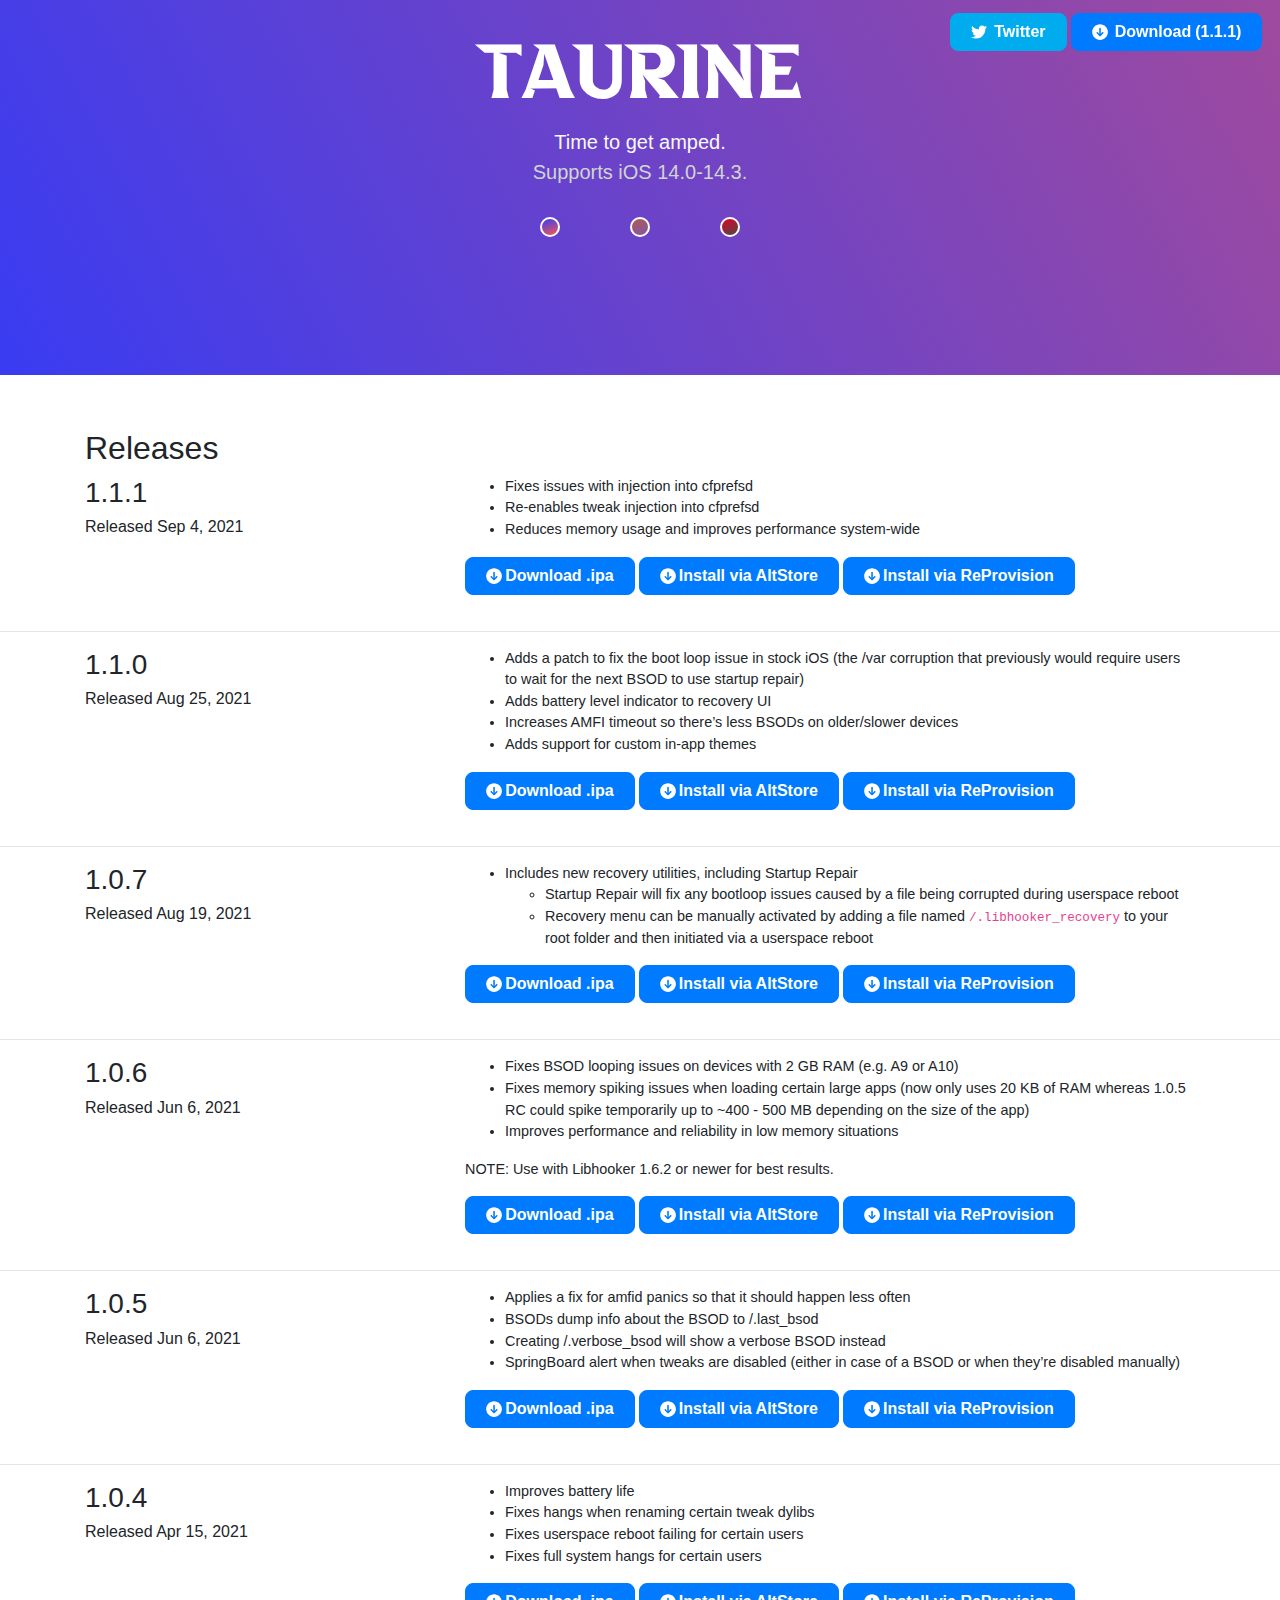
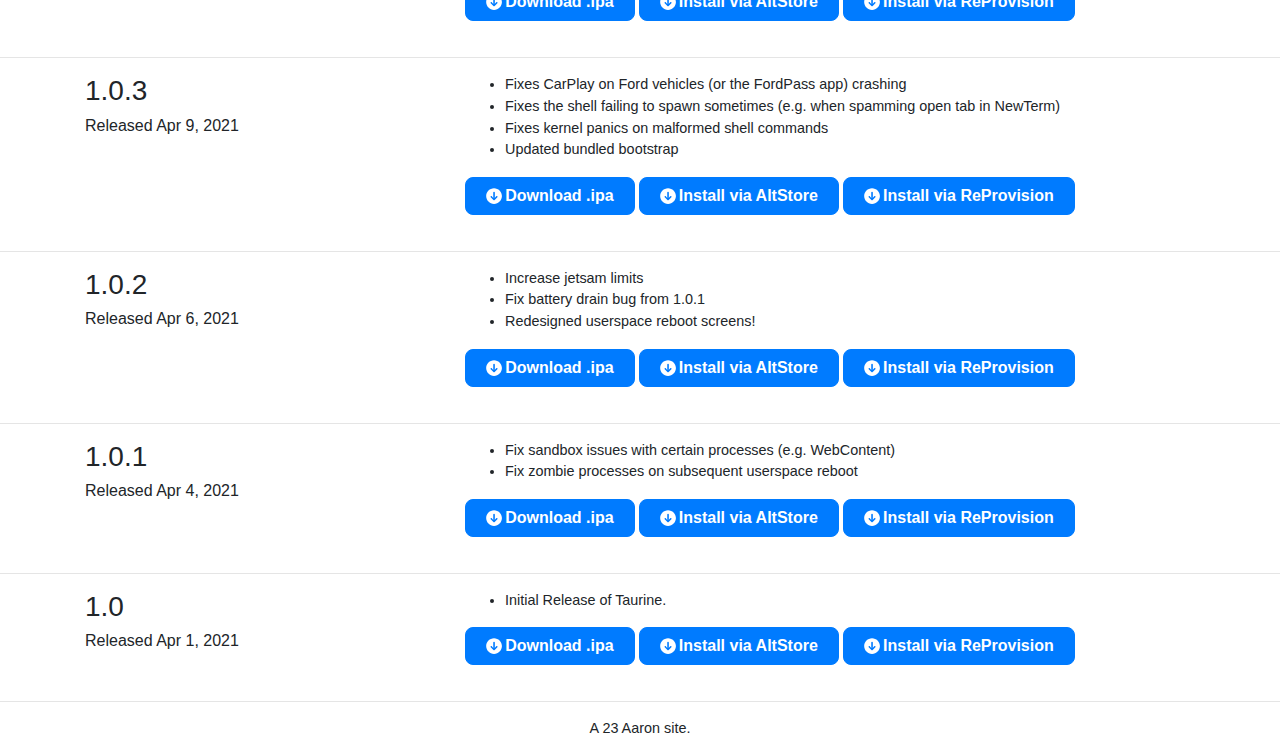
<file: taurine.app/releases/index.html>
<!DOCTYPE html>
<html lang="en" class="">
	
<!-- Mirrored from taurine.app/releases/ by HTTrack Website Copier/3.x [XR&CO'2014], Mon, 11 Oct 2021 23:03:48 GMT -->
<!-- Added by HTTrack --><meta http-equiv="content-type" content="text/html;charset=utf-8" /><!-- /Added by HTTrack -->
<head>
		<meta name="google-assets-verification" content="V91Xt8plPRa56Ej5hb6vSuOGjFA7dTmdTfQYUMaDgqU"/>
		<meta charset="UTF-8" />
		<meta http-equiv="X-UA-Compatible" content="IE=edge" />
		<meta name="viewport" content="width=device-width, initial-scale=1" />
		<title>Releases &middot; Taurine</title>

		<!-- Favicons -->
		<link rel="shortcut icon" href="../assets/images/favicon.png"/>
		<link rel="apple-touch-icon" href="../assets/images/icon.png"/>
		<link rel="icon" type="image/png" sizes="180x180" href="../assets/images/icon.png"/>
		<link rel="manifest" href="../assets/images/manifest.json" />
		<meta name="msapplication-TileColor" content="#F65656" />
		<meta name="msapplication-TileImage" content="../assets/images/icon.png"/>
		<meta name="theme-color" content="#F65656" />
		<!-- Favicons  -->

		<!-- Primary Meta Tags -->
		<title>Taurine</title>
		<meta name="title" content="Taurine" />
		<meta name="description" content="Time to get amped." />

		<!-- Open Graph / Facebook -->
		<meta property="og:type" content="webassets" />
		<meta property="og:url" content="../index.html" />
		<meta property="og:title" content="Taurine" />
		<meta property="og:description" content="Time to get amped."/>
		<meta property="og:image" content="../assets/images/meta.png" />

		<!-- Twitter -->
		<meta property="twitter:card" content="summary_large_image" />
		<meta property="twitter:url" content="../index.html" />
		<meta property="twitter:title" content="Taurine" />
		<meta property="twitter:description" content="Time to get amped."/>
		<meta property="twitter:image" content="../assets/images/meta.png"/>

		<!-- Bootstrap -->
		<script src="../../kit.fontawesome.com/3e816b0875.js" crossorigin="anonymous"></script>
		<link rel="stylesheet" href="../../cdnjs.cloudflare.com/ajax/libs/twitter-bootstrap/4.5.0/css/bootstrap.min.css" integrity="sha256-aAr2Zpq8MZ+YA/D6JtRD3xtrwpEz2IqOS+pWD/7XKIw=" crossorigin="anonymous" />
		<link rel="stylesheet" href="../assets/css/styles.css" />
		<script src="../../cdnjs.cloudflare.com/ajax/libs/jquery/3.5.1/jquery.min.js" integrity="sha256-9/aliU8dGd2tb6OSsuzixeV4y/faTqgFtohetphbbj0=" crossorigin="anonymous"></script>
		<script src="../../cdnjs.cloudflare.com/ajax/libs/jquery-cookie/1.4.1/jquery.cookie.min.js"></script>
		<script src="../../cdnjs.cloudflare.com/ajax/libs/twitter-bootstrap/4.5.0/js/bootstrap.min.js" integrity="sha512-I5TkutApDjnWuX+smLIPZNhw+LhTd8WrQhdCKsxCFRSvhFx2km8ZfEpNIhF9nq04msHhOkE8BMOBj5QE07yhMA==" crossorigin="anonymous"></script>
		<script src="../assets/js/main.js"></script> 
	</head>
	<body>
		<!-- Bootstrap Brand Bar -->
		<header class="hero-jumbo">



		<nav class="navbar navbar-light fixed-top clearbg">
			<div class="container-fluid">
				<a class="navbar-brand" href="../index.html">
					<h2>TAURINE</h2>
				</a>
				<div class="ml-autok">
					<div class="nav-downloa-section"> 
					<a href="https://twitter.com/OdysseyTeam_" class="btn btn-primary btn-download btn-twitter">
						<svg class="icon" viewBox="0 0 24 24">
							<path d="M24 4.557c-.883.392-1.832.656-2.828.775 1.017-.609 1.798-1.574 2.165-2.724-.951.564-2.005.974-3.127 1.195-.897-.957-2.178-1.555-3.594-1.555-3.179 0-5.515 2.966-4.797 6.045-4.091-.205-7.719-2.165-10.148-5.144-1.29 2.213-.669 5.108 1.523 6.574-.806-.026-1.566-.247-2.229-.616-.054 2.281 1.581 4.415 3.949 4.89-.693.188-1.452.232-2.224.084.626 1.956 2.444 3.379 4.6 3.419-2.07 1.623-4.678 2.348-7.29 2.04 2.179 1.397 4.768 2.212 7.548 2.212 9.142 0 14.307-7.721 13.995-14.646.962-.695 1.797-1.562 2.457-2.549z"/>
						</svg>
						<span class="ml-1 d-none d-md-inline"> Twitter </span>
					</a>

					<a href="../index.html#download" class="btn btn-primary btn-download">
						<svg class="icon icon-download" viewBox="0 0 81 81">
							<path d="m40.7285 80.63867c21.8262 0 39.8926-18.06637 39.8926-39.89257 0-21.7773-18.1152-39.8926-39.9414-39.8926s-39.84376 18.1153-39.84376 39.8926c0 21.8262 18.06636 39.89257 39.89256 39.89257zm0-18.26167c-1.2207 0-2.1973-.4395-3.2715-1.5137l-13.5254-13.7695c-.7324-.7813-1.0742-1.6114-1.0742-2.7344 0-2.1485 1.5625-3.7598 3.711-3.7598 1.123 0 2.1484.4883 2.7832 1.1719l4.1504 4.4433 3.5644 4.5899-.3906-9.1309v-18.5058c0-2.295 1.709-3.9063 4.0527-3.9063 2.2949 0 4.0527 1.6113 4.0527 3.9063v18.5058l-.4394 9.1309 3.6133-4.6387 4.1504-4.3945c.6836-.6836 1.6601-1.1719 2.7832-1.1719 2.1484 0 3.7597 1.6113 3.7597 3.7598 0 1.123-.4394 1.9531-1.123 2.7344l-13.5254 13.7695c-.9766 1.0254-2.002 1.5137-3.2715 1.5137z"/>
						</svg>
						
						<span class="ml-1 d-none d-md-inline">Download</span>
						<span class="ml-1 d-none d-md-inline">(1.1.1)</span>
					</a>
				</div>
				</div>
			</div>
		</nav>

		<!-- Hero Header -->

		<section id="hero-container">
	
			<div class="header-box">
				<div class="none_shall_know">

				</div>
				<h1 class="hero-text">
					<a href="../index.html">TAURINE</a>
				</h1>
			
				<p class="lead hero-subtext">Time to get amped.</p>

				<p class="lead hero-versions">Supports iOS 14.0-14.3.</p>

				<div class="styles">
					<div id="classic"></div><div id="dark"></div><div id="Meridian"></div>
				</div>
				
			</div>
		
		</section>

	</header>

<header class="releaseheader">
	<div class="container">
		<h2>Releases</h2>
	</div>
</header>
<section>
	
	<div class="section releaseblock">
	<hr>
		<div class="container">
			<div class="row">
				<div class="col-12 col-md-4">
					
					<h3>1.1.1</h3>
					<p class="h6">Released Sep 4, 2021</p>
				</div>
				<article class="col-12 col-md-8">
					<ul>
  <li>Fixes issues with injection into cfprefsd</li>
  <li>Re-enables tweak injection into cfprefsd</li>
  <li>Reduces memory usage and improves performance system-wide</li>
</ul>

					<p>
					
						<a href="https://github.com/Odyssey-Team/Taurine/releases/download/1.1.1/Taurine-1.1.1.ipa" class="btn btn-primary btn-download mb-1">
							<svg class="icon icon-download" viewBox="0 0 81 81">
								<path d="m40.7285 80.63867c21.8262 0 39.8926-18.06637 39.8926-39.89257 0-21.7773-18.1152-39.8926-39.9414-39.8926s-39.84376 18.1153-39.84376 39.8926c0 21.8262 18.06636 39.89257 39.89256 39.89257zm0-18.26167c-1.2207 0-2.1973-.4395-3.2715-1.5137l-13.5254-13.7695c-.7324-.7813-1.0742-1.6114-1.0742-2.7344 0-2.1485 1.5625-3.7598 3.711-3.7598 1.123 0 2.1484.4883 2.7832 1.1719l4.1504 4.4433 3.5644 4.5899-.3906-9.1309v-18.5058c0-2.295 1.709-3.9063 4.0527-3.9063 2.2949 0 4.0527 1.6113 4.0527 3.9063v18.5058l-.4394 9.1309 3.6133-4.6387 4.1504-4.3945c.6836-.6836 1.6601-1.1719 2.7832-1.1719 2.1484 0 3.7597 1.6113 3.7597 3.7598 0 1.123-.4394 1.9531-1.123 2.7344l-13.5254 13.7695c-.9766 1.0254-2.002 1.5137-3.2715 1.5137z"/>
							</svg>
							Download .ipa
						</a>
					
						<a href="altstore://install?url=https://github.com/Odyssey-Team/Taurine/releases/download/1.1.1/Taurine-1.1.1.ipa" class="btn btn-primary btn-download mb-1">
							<svg class="icon icon-download" viewBox="0 0 81 81">
								<path d="m40.7285 80.63867c21.8262 0 39.8926-18.06637 39.8926-39.89257 0-21.7773-18.1152-39.8926-39.9414-39.8926s-39.84376 18.1153-39.84376 39.8926c0 21.8262 18.06636 39.89257 39.89256 39.89257zm0-18.26167c-1.2207 0-2.1973-.4395-3.2715-1.5137l-13.5254-13.7695c-.7324-.7813-1.0742-1.6114-1.0742-2.7344 0-2.1485 1.5625-3.7598 3.711-3.7598 1.123 0 2.1484.4883 2.7832 1.1719l4.1504 4.4433 3.5644 4.5899-.3906-9.1309v-18.5058c0-2.295 1.709-3.9063 4.0527-3.9063 2.2949 0 4.0527 1.6113 4.0527 3.9063v18.5058l-.4394 9.1309 3.6133-4.6387 4.1504-4.3945c.6836-.6836 1.6601-1.1719 2.7832-1.1719 2.1484 0 3.7597 1.6113 3.7597 3.7598 0 1.123-.4394 1.9531-1.123 2.7344l-13.5254 13.7695c-.9766 1.0254-2.002 1.5137-3.2715 1.5137z"/>
							</svg>
							Install via AltStore
						</a>
					
						<a href="reprovision://install?url=https://github.com/Odyssey-Team/Taurine/releases/download/1.1.1/Taurine-1.1.1.ipa" class="btn btn-primary btn-download mb-1">
							<svg class="icon icon-download" viewBox="0 0 81 81">
								<path d="m40.7285 80.63867c21.8262 0 39.8926-18.06637 39.8926-39.89257 0-21.7773-18.1152-39.8926-39.9414-39.8926s-39.84376 18.1153-39.84376 39.8926c0 21.8262 18.06636 39.89257 39.89256 39.89257zm0-18.26167c-1.2207 0-2.1973-.4395-3.2715-1.5137l-13.5254-13.7695c-.7324-.7813-1.0742-1.6114-1.0742-2.7344 0-2.1485 1.5625-3.7598 3.711-3.7598 1.123 0 2.1484.4883 2.7832 1.1719l4.1504 4.4433 3.5644 4.5899-.3906-9.1309v-18.5058c0-2.295 1.709-3.9063 4.0527-3.9063 2.2949 0 4.0527 1.6113 4.0527 3.9063v18.5058l-.4394 9.1309 3.6133-4.6387 4.1504-4.3945c.6836-.6836 1.6601-1.1719 2.7832-1.1719 2.1484 0 3.7597 1.6113 3.7597 3.7598 0 1.123-.4394 1.9531-1.123 2.7344l-13.5254 13.7695c-.9766 1.0254-2.002 1.5137-3.2715 1.5137z"/>
							</svg>
							Install via ReProvision
						</a>
					
					</p>
				</article>
			</div>
		</div>
	</div>
	
	<div class="section releaseblock">
	<hr>
		<div class="container">
			<div class="row">
				<div class="col-12 col-md-4">
					
					<h3>1.1.0</h3>
					<p class="h6">Released Aug 25, 2021</p>
				</div>
				<article class="col-12 col-md-8">
					<ul>
  <li>Adds a patch to fix the boot loop issue in stock iOS (the /var corruption that previously would require users to wait for the next BSOD to use startup repair)</li>
  <li>Adds battery level indicator to recovery UI</li>
  <li>Increases AMFI timeout so there’s less BSODs on older/slower devices</li>
  <li>Adds support for custom in-app themes</li>
</ul>

					<p>
					
						<a href="https://github.com/Odyssey-Team/Taurine/releases/download/1.1.0/Taurine-1.1.0.ipa" class="btn btn-primary btn-download mb-1">
							<svg class="icon icon-download" viewBox="0 0 81 81">
								<path d="m40.7285 80.63867c21.8262 0 39.8926-18.06637 39.8926-39.89257 0-21.7773-18.1152-39.8926-39.9414-39.8926s-39.84376 18.1153-39.84376 39.8926c0 21.8262 18.06636 39.89257 39.89256 39.89257zm0-18.26167c-1.2207 0-2.1973-.4395-3.2715-1.5137l-13.5254-13.7695c-.7324-.7813-1.0742-1.6114-1.0742-2.7344 0-2.1485 1.5625-3.7598 3.711-3.7598 1.123 0 2.1484.4883 2.7832 1.1719l4.1504 4.4433 3.5644 4.5899-.3906-9.1309v-18.5058c0-2.295 1.709-3.9063 4.0527-3.9063 2.2949 0 4.0527 1.6113 4.0527 3.9063v18.5058l-.4394 9.1309 3.6133-4.6387 4.1504-4.3945c.6836-.6836 1.6601-1.1719 2.7832-1.1719 2.1484 0 3.7597 1.6113 3.7597 3.7598 0 1.123-.4394 1.9531-1.123 2.7344l-13.5254 13.7695c-.9766 1.0254-2.002 1.5137-3.2715 1.5137z"/>
							</svg>
							Download .ipa
						</a>
					
						<a href="altstore://install?url=https://github.com/Odyssey-Team/Taurine/releases/download/1.1.0/Taurine-1.1.0.ipa" class="btn btn-primary btn-download mb-1">
							<svg class="icon icon-download" viewBox="0 0 81 81">
								<path d="m40.7285 80.63867c21.8262 0 39.8926-18.06637 39.8926-39.89257 0-21.7773-18.1152-39.8926-39.9414-39.8926s-39.84376 18.1153-39.84376 39.8926c0 21.8262 18.06636 39.89257 39.89256 39.89257zm0-18.26167c-1.2207 0-2.1973-.4395-3.2715-1.5137l-13.5254-13.7695c-.7324-.7813-1.0742-1.6114-1.0742-2.7344 0-2.1485 1.5625-3.7598 3.711-3.7598 1.123 0 2.1484.4883 2.7832 1.1719l4.1504 4.4433 3.5644 4.5899-.3906-9.1309v-18.5058c0-2.295 1.709-3.9063 4.0527-3.9063 2.2949 0 4.0527 1.6113 4.0527 3.9063v18.5058l-.4394 9.1309 3.6133-4.6387 4.1504-4.3945c.6836-.6836 1.6601-1.1719 2.7832-1.1719 2.1484 0 3.7597 1.6113 3.7597 3.7598 0 1.123-.4394 1.9531-1.123 2.7344l-13.5254 13.7695c-.9766 1.0254-2.002 1.5137-3.2715 1.5137z"/>
							</svg>
							Install via AltStore
						</a>
					
						<a href="reprovision://install?url=https://github.com/Odyssey-Team/Taurine/releases/download/1.1.0/Taurine-1.1.0.ipa" class="btn btn-primary btn-download mb-1">
							<svg class="icon icon-download" viewBox="0 0 81 81">
								<path d="m40.7285 80.63867c21.8262 0 39.8926-18.06637 39.8926-39.89257 0-21.7773-18.1152-39.8926-39.9414-39.8926s-39.84376 18.1153-39.84376 39.8926c0 21.8262 18.06636 39.89257 39.89256 39.89257zm0-18.26167c-1.2207 0-2.1973-.4395-3.2715-1.5137l-13.5254-13.7695c-.7324-.7813-1.0742-1.6114-1.0742-2.7344 0-2.1485 1.5625-3.7598 3.711-3.7598 1.123 0 2.1484.4883 2.7832 1.1719l4.1504 4.4433 3.5644 4.5899-.3906-9.1309v-18.5058c0-2.295 1.709-3.9063 4.0527-3.9063 2.2949 0 4.0527 1.6113 4.0527 3.9063v18.5058l-.4394 9.1309 3.6133-4.6387 4.1504-4.3945c.6836-.6836 1.6601-1.1719 2.7832-1.1719 2.1484 0 3.7597 1.6113 3.7597 3.7598 0 1.123-.4394 1.9531-1.123 2.7344l-13.5254 13.7695c-.9766 1.0254-2.002 1.5137-3.2715 1.5137z"/>
							</svg>
							Install via ReProvision
						</a>
					
					</p>
				</article>
			</div>
		</div>
	</div>
	
	<div class="section releaseblock">
	<hr>
		<div class="container">
			<div class="row">
				<div class="col-12 col-md-4">
					
					<h3>1.0.7</h3>
					<p class="h6">Released Aug 19, 2021</p>
				</div>
				<article class="col-12 col-md-8">
					<ul>
  <li>Includes new recovery utilities, including Startup Repair
    <ul>
      <li>Startup Repair will fix any bootloop issues caused by a file being corrupted during userspace reboot</li>
      <li>Recovery menu can be manually activated by adding a file named <code class="language-plaintext highlighter-rouge">/.libhooker_recovery</code> to your root folder and then initiated via a userspace reboot</li>
    </ul>
  </li>
</ul>

					<p>
					
						<a href="https://github.com/Odyssey-Team/Taurine/releases/download/1.0.7/Taurine-1.0.7.ipa" class="btn btn-primary btn-download mb-1">
							<svg class="icon icon-download" viewBox="0 0 81 81">
								<path d="m40.7285 80.63867c21.8262 0 39.8926-18.06637 39.8926-39.89257 0-21.7773-18.1152-39.8926-39.9414-39.8926s-39.84376 18.1153-39.84376 39.8926c0 21.8262 18.06636 39.89257 39.89256 39.89257zm0-18.26167c-1.2207 0-2.1973-.4395-3.2715-1.5137l-13.5254-13.7695c-.7324-.7813-1.0742-1.6114-1.0742-2.7344 0-2.1485 1.5625-3.7598 3.711-3.7598 1.123 0 2.1484.4883 2.7832 1.1719l4.1504 4.4433 3.5644 4.5899-.3906-9.1309v-18.5058c0-2.295 1.709-3.9063 4.0527-3.9063 2.2949 0 4.0527 1.6113 4.0527 3.9063v18.5058l-.4394 9.1309 3.6133-4.6387 4.1504-4.3945c.6836-.6836 1.6601-1.1719 2.7832-1.1719 2.1484 0 3.7597 1.6113 3.7597 3.7598 0 1.123-.4394 1.9531-1.123 2.7344l-13.5254 13.7695c-.9766 1.0254-2.002 1.5137-3.2715 1.5137z"/>
							</svg>
							Download .ipa
						</a>
					
						<a href="altstore://install?url=https://github.com/Odyssey-Team/Taurine/releases/download/1.0.7/Taurine-1.0.7.ipa" class="btn btn-primary btn-download mb-1">
							<svg class="icon icon-download" viewBox="0 0 81 81">
								<path d="m40.7285 80.63867c21.8262 0 39.8926-18.06637 39.8926-39.89257 0-21.7773-18.1152-39.8926-39.9414-39.8926s-39.84376 18.1153-39.84376 39.8926c0 21.8262 18.06636 39.89257 39.89256 39.89257zm0-18.26167c-1.2207 0-2.1973-.4395-3.2715-1.5137l-13.5254-13.7695c-.7324-.7813-1.0742-1.6114-1.0742-2.7344 0-2.1485 1.5625-3.7598 3.711-3.7598 1.123 0 2.1484.4883 2.7832 1.1719l4.1504 4.4433 3.5644 4.5899-.3906-9.1309v-18.5058c0-2.295 1.709-3.9063 4.0527-3.9063 2.2949 0 4.0527 1.6113 4.0527 3.9063v18.5058l-.4394 9.1309 3.6133-4.6387 4.1504-4.3945c.6836-.6836 1.6601-1.1719 2.7832-1.1719 2.1484 0 3.7597 1.6113 3.7597 3.7598 0 1.123-.4394 1.9531-1.123 2.7344l-13.5254 13.7695c-.9766 1.0254-2.002 1.5137-3.2715 1.5137z"/>
							</svg>
							Install via AltStore
						</a>
					
						<a href="reprovision://install?url=https://github.com/Odyssey-Team/Taurine/releases/download/1.0.7/Taurine-1.0.7.ipa" class="btn btn-primary btn-download mb-1">
							<svg class="icon icon-download" viewBox="0 0 81 81">
								<path d="m40.7285 80.63867c21.8262 0 39.8926-18.06637 39.8926-39.89257 0-21.7773-18.1152-39.8926-39.9414-39.8926s-39.84376 18.1153-39.84376 39.8926c0 21.8262 18.06636 39.89257 39.89256 39.89257zm0-18.26167c-1.2207 0-2.1973-.4395-3.2715-1.5137l-13.5254-13.7695c-.7324-.7813-1.0742-1.6114-1.0742-2.7344 0-2.1485 1.5625-3.7598 3.711-3.7598 1.123 0 2.1484.4883 2.7832 1.1719l4.1504 4.4433 3.5644 4.5899-.3906-9.1309v-18.5058c0-2.295 1.709-3.9063 4.0527-3.9063 2.2949 0 4.0527 1.6113 4.0527 3.9063v18.5058l-.4394 9.1309 3.6133-4.6387 4.1504-4.3945c.6836-.6836 1.6601-1.1719 2.7832-1.1719 2.1484 0 3.7597 1.6113 3.7597 3.7598 0 1.123-.4394 1.9531-1.123 2.7344l-13.5254 13.7695c-.9766 1.0254-2.002 1.5137-3.2715 1.5137z"/>
							</svg>
							Install via ReProvision
						</a>
					
					</p>
				</article>
			</div>
		</div>
	</div>
	
	<div class="section releaseblock">
	<hr>
		<div class="container">
			<div class="row">
				<div class="col-12 col-md-4">
					
					<h3>1.0.6</h3>
					<p class="h6">Released Jun 6, 2021</p>
				</div>
				<article class="col-12 col-md-8">
					<ul>
  <li>Fixes BSOD looping issues on devices with 2 GB RAM (e.g. A9 or A10)</li>
  <li>Fixes memory spiking issues when loading certain large apps (now only uses 20 KB of RAM whereas 1.0.5 RC could spike temporarily up to ~400 - 500 MB depending on the size of the app)</li>
  <li>Improves performance and reliability in low memory situations</li>
</ul>

<p>NOTE: Use with Libhooker 1.6.2 or newer for best results.</p>

					<p>
					
						<a href="https://github.com/Odyssey-Team/Taurine/releases/download/1.0.6/Taurine-1.0.6.ipa" class="btn btn-primary btn-download mb-1">
							<svg class="icon icon-download" viewBox="0 0 81 81">
								<path d="m40.7285 80.63867c21.8262 0 39.8926-18.06637 39.8926-39.89257 0-21.7773-18.1152-39.8926-39.9414-39.8926s-39.84376 18.1153-39.84376 39.8926c0 21.8262 18.06636 39.89257 39.89256 39.89257zm0-18.26167c-1.2207 0-2.1973-.4395-3.2715-1.5137l-13.5254-13.7695c-.7324-.7813-1.0742-1.6114-1.0742-2.7344 0-2.1485 1.5625-3.7598 3.711-3.7598 1.123 0 2.1484.4883 2.7832 1.1719l4.1504 4.4433 3.5644 4.5899-.3906-9.1309v-18.5058c0-2.295 1.709-3.9063 4.0527-3.9063 2.2949 0 4.0527 1.6113 4.0527 3.9063v18.5058l-.4394 9.1309 3.6133-4.6387 4.1504-4.3945c.6836-.6836 1.6601-1.1719 2.7832-1.1719 2.1484 0 3.7597 1.6113 3.7597 3.7598 0 1.123-.4394 1.9531-1.123 2.7344l-13.5254 13.7695c-.9766 1.0254-2.002 1.5137-3.2715 1.5137z"/>
							</svg>
							Download .ipa
						</a>
					
						<a href="altstore://install?url=https://github.com/Odyssey-Team/Taurine/releases/download/1.0.6/Taurine-1.0.6.ipa" class="btn btn-primary btn-download mb-1">
							<svg class="icon icon-download" viewBox="0 0 81 81">
								<path d="m40.7285 80.63867c21.8262 0 39.8926-18.06637 39.8926-39.89257 0-21.7773-18.1152-39.8926-39.9414-39.8926s-39.84376 18.1153-39.84376 39.8926c0 21.8262 18.06636 39.89257 39.89256 39.89257zm0-18.26167c-1.2207 0-2.1973-.4395-3.2715-1.5137l-13.5254-13.7695c-.7324-.7813-1.0742-1.6114-1.0742-2.7344 0-2.1485 1.5625-3.7598 3.711-3.7598 1.123 0 2.1484.4883 2.7832 1.1719l4.1504 4.4433 3.5644 4.5899-.3906-9.1309v-18.5058c0-2.295 1.709-3.9063 4.0527-3.9063 2.2949 0 4.0527 1.6113 4.0527 3.9063v18.5058l-.4394 9.1309 3.6133-4.6387 4.1504-4.3945c.6836-.6836 1.6601-1.1719 2.7832-1.1719 2.1484 0 3.7597 1.6113 3.7597 3.7598 0 1.123-.4394 1.9531-1.123 2.7344l-13.5254 13.7695c-.9766 1.0254-2.002 1.5137-3.2715 1.5137z"/>
							</svg>
							Install via AltStore
						</a>
					
						<a href="reprovision://install?url=https://github.com/Odyssey-Team/Taurine/releases/download/1.0.6/Taurine-1.0.6.ipa" class="btn btn-primary btn-download mb-1">
							<svg class="icon icon-download" viewBox="0 0 81 81">
								<path d="m40.7285 80.63867c21.8262 0 39.8926-18.06637 39.8926-39.89257 0-21.7773-18.1152-39.8926-39.9414-39.8926s-39.84376 18.1153-39.84376 39.8926c0 21.8262 18.06636 39.89257 39.89256 39.89257zm0-18.26167c-1.2207 0-2.1973-.4395-3.2715-1.5137l-13.5254-13.7695c-.7324-.7813-1.0742-1.6114-1.0742-2.7344 0-2.1485 1.5625-3.7598 3.711-3.7598 1.123 0 2.1484.4883 2.7832 1.1719l4.1504 4.4433 3.5644 4.5899-.3906-9.1309v-18.5058c0-2.295 1.709-3.9063 4.0527-3.9063 2.2949 0 4.0527 1.6113 4.0527 3.9063v18.5058l-.4394 9.1309 3.6133-4.6387 4.1504-4.3945c.6836-.6836 1.6601-1.1719 2.7832-1.1719 2.1484 0 3.7597 1.6113 3.7597 3.7598 0 1.123-.4394 1.9531-1.123 2.7344l-13.5254 13.7695c-.9766 1.0254-2.002 1.5137-3.2715 1.5137z"/>
							</svg>
							Install via ReProvision
						</a>
					
					</p>
				</article>
			</div>
		</div>
	</div>
	
	<div class="section releaseblock">
	<hr>
		<div class="container">
			<div class="row">
				<div class="col-12 col-md-4">
					
					<h3>1.0.5</h3>
					<p class="h6">Released Jun 6, 2021</p>
				</div>
				<article class="col-12 col-md-8">
					<ul>
  <li>Applies a fix for amfid panics so that it should happen less often</li>
  <li>BSODs dump info about the BSOD to /.last_bsod</li>
  <li>Creating /.verbose_bsod will show a verbose BSOD instead</li>
  <li>SpringBoard alert when tweaks are disabled (either in case of a BSOD or when they’re disabled manually)</li>
</ul>

					<p>
					
						<a href="https://github.com/Odyssey-Team/Taurine/releases/download/1.0.5/Taurine-1.0.5.ipa" class="btn btn-primary btn-download mb-1">
							<svg class="icon icon-download" viewBox="0 0 81 81">
								<path d="m40.7285 80.63867c21.8262 0 39.8926-18.06637 39.8926-39.89257 0-21.7773-18.1152-39.8926-39.9414-39.8926s-39.84376 18.1153-39.84376 39.8926c0 21.8262 18.06636 39.89257 39.89256 39.89257zm0-18.26167c-1.2207 0-2.1973-.4395-3.2715-1.5137l-13.5254-13.7695c-.7324-.7813-1.0742-1.6114-1.0742-2.7344 0-2.1485 1.5625-3.7598 3.711-3.7598 1.123 0 2.1484.4883 2.7832 1.1719l4.1504 4.4433 3.5644 4.5899-.3906-9.1309v-18.5058c0-2.295 1.709-3.9063 4.0527-3.9063 2.2949 0 4.0527 1.6113 4.0527 3.9063v18.5058l-.4394 9.1309 3.6133-4.6387 4.1504-4.3945c.6836-.6836 1.6601-1.1719 2.7832-1.1719 2.1484 0 3.7597 1.6113 3.7597 3.7598 0 1.123-.4394 1.9531-1.123 2.7344l-13.5254 13.7695c-.9766 1.0254-2.002 1.5137-3.2715 1.5137z"/>
							</svg>
							Download .ipa
						</a>
					
						<a href="altstore://install?url=https://github.com/Odyssey-Team/Taurine/releases/download/1.0.5/Taurine-1.0.5.ipa" class="btn btn-primary btn-download mb-1">
							<svg class="icon icon-download" viewBox="0 0 81 81">
								<path d="m40.7285 80.63867c21.8262 0 39.8926-18.06637 39.8926-39.89257 0-21.7773-18.1152-39.8926-39.9414-39.8926s-39.84376 18.1153-39.84376 39.8926c0 21.8262 18.06636 39.89257 39.89256 39.89257zm0-18.26167c-1.2207 0-2.1973-.4395-3.2715-1.5137l-13.5254-13.7695c-.7324-.7813-1.0742-1.6114-1.0742-2.7344 0-2.1485 1.5625-3.7598 3.711-3.7598 1.123 0 2.1484.4883 2.7832 1.1719l4.1504 4.4433 3.5644 4.5899-.3906-9.1309v-18.5058c0-2.295 1.709-3.9063 4.0527-3.9063 2.2949 0 4.0527 1.6113 4.0527 3.9063v18.5058l-.4394 9.1309 3.6133-4.6387 4.1504-4.3945c.6836-.6836 1.6601-1.1719 2.7832-1.1719 2.1484 0 3.7597 1.6113 3.7597 3.7598 0 1.123-.4394 1.9531-1.123 2.7344l-13.5254 13.7695c-.9766 1.0254-2.002 1.5137-3.2715 1.5137z"/>
							</svg>
							Install via AltStore
						</a>
					
						<a href="reprovision://install?url=https://github.com/Odyssey-Team/Taurine/releases/download/1.0.5/Taurine-1.0.5.ipa" class="btn btn-primary btn-download mb-1">
							<svg class="icon icon-download" viewBox="0 0 81 81">
								<path d="m40.7285 80.63867c21.8262 0 39.8926-18.06637 39.8926-39.89257 0-21.7773-18.1152-39.8926-39.9414-39.8926s-39.84376 18.1153-39.84376 39.8926c0 21.8262 18.06636 39.89257 39.89256 39.89257zm0-18.26167c-1.2207 0-2.1973-.4395-3.2715-1.5137l-13.5254-13.7695c-.7324-.7813-1.0742-1.6114-1.0742-2.7344 0-2.1485 1.5625-3.7598 3.711-3.7598 1.123 0 2.1484.4883 2.7832 1.1719l4.1504 4.4433 3.5644 4.5899-.3906-9.1309v-18.5058c0-2.295 1.709-3.9063 4.0527-3.9063 2.2949 0 4.0527 1.6113 4.0527 3.9063v18.5058l-.4394 9.1309 3.6133-4.6387 4.1504-4.3945c.6836-.6836 1.6601-1.1719 2.7832-1.1719 2.1484 0 3.7597 1.6113 3.7597 3.7598 0 1.123-.4394 1.9531-1.123 2.7344l-13.5254 13.7695c-.9766 1.0254-2.002 1.5137-3.2715 1.5137z"/>
							</svg>
							Install via ReProvision
						</a>
					
					</p>
				</article>
			</div>
		</div>
	</div>
	
	<div class="section releaseblock">
	<hr>
		<div class="container">
			<div class="row">
				<div class="col-12 col-md-4">
					
					<h3>1.0.4</h3>
					<p class="h6">Released Apr 15, 2021</p>
				</div>
				<article class="col-12 col-md-8">
					<ul>
  <li>Improves battery life</li>
  <li>Fixes hangs when renaming certain tweak dylibs</li>
  <li>Fixes userspace reboot failing for certain users</li>
  <li>Fixes full system hangs for certain users</li>
</ul>

					<p>
					
						<a href="https://github.com/Odyssey-Team/Taurine/releases/download/1.0.4/Taurine-1.0.4.ipa" class="btn btn-primary btn-download mb-1">
							<svg class="icon icon-download" viewBox="0 0 81 81">
								<path d="m40.7285 80.63867c21.8262 0 39.8926-18.06637 39.8926-39.89257 0-21.7773-18.1152-39.8926-39.9414-39.8926s-39.84376 18.1153-39.84376 39.8926c0 21.8262 18.06636 39.89257 39.89256 39.89257zm0-18.26167c-1.2207 0-2.1973-.4395-3.2715-1.5137l-13.5254-13.7695c-.7324-.7813-1.0742-1.6114-1.0742-2.7344 0-2.1485 1.5625-3.7598 3.711-3.7598 1.123 0 2.1484.4883 2.7832 1.1719l4.1504 4.4433 3.5644 4.5899-.3906-9.1309v-18.5058c0-2.295 1.709-3.9063 4.0527-3.9063 2.2949 0 4.0527 1.6113 4.0527 3.9063v18.5058l-.4394 9.1309 3.6133-4.6387 4.1504-4.3945c.6836-.6836 1.6601-1.1719 2.7832-1.1719 2.1484 0 3.7597 1.6113 3.7597 3.7598 0 1.123-.4394 1.9531-1.123 2.7344l-13.5254 13.7695c-.9766 1.0254-2.002 1.5137-3.2715 1.5137z"/>
							</svg>
							Download .ipa
						</a>
					
						<a href="altstore://install?url=https://github.com/Odyssey-Team/Taurine/releases/download/1.0.4/Taurine-1.0.4.ipa" class="btn btn-primary btn-download mb-1">
							<svg class="icon icon-download" viewBox="0 0 81 81">
								<path d="m40.7285 80.63867c21.8262 0 39.8926-18.06637 39.8926-39.89257 0-21.7773-18.1152-39.8926-39.9414-39.8926s-39.84376 18.1153-39.84376 39.8926c0 21.8262 18.06636 39.89257 39.89256 39.89257zm0-18.26167c-1.2207 0-2.1973-.4395-3.2715-1.5137l-13.5254-13.7695c-.7324-.7813-1.0742-1.6114-1.0742-2.7344 0-2.1485 1.5625-3.7598 3.711-3.7598 1.123 0 2.1484.4883 2.7832 1.1719l4.1504 4.4433 3.5644 4.5899-.3906-9.1309v-18.5058c0-2.295 1.709-3.9063 4.0527-3.9063 2.2949 0 4.0527 1.6113 4.0527 3.9063v18.5058l-.4394 9.1309 3.6133-4.6387 4.1504-4.3945c.6836-.6836 1.6601-1.1719 2.7832-1.1719 2.1484 0 3.7597 1.6113 3.7597 3.7598 0 1.123-.4394 1.9531-1.123 2.7344l-13.5254 13.7695c-.9766 1.0254-2.002 1.5137-3.2715 1.5137z"/>
							</svg>
							Install via AltStore
						</a>
					
						<a href="reprovision://install?url=https://github.com/Odyssey-Team/Taurine/releases/download/1.0.4/Taurine-1.0.4.ipa" class="btn btn-primary btn-download mb-1">
							<svg class="icon icon-download" viewBox="0 0 81 81">
								<path d="m40.7285 80.63867c21.8262 0 39.8926-18.06637 39.8926-39.89257 0-21.7773-18.1152-39.8926-39.9414-39.8926s-39.84376 18.1153-39.84376 39.8926c0 21.8262 18.06636 39.89257 39.89256 39.89257zm0-18.26167c-1.2207 0-2.1973-.4395-3.2715-1.5137l-13.5254-13.7695c-.7324-.7813-1.0742-1.6114-1.0742-2.7344 0-2.1485 1.5625-3.7598 3.711-3.7598 1.123 0 2.1484.4883 2.7832 1.1719l4.1504 4.4433 3.5644 4.5899-.3906-9.1309v-18.5058c0-2.295 1.709-3.9063 4.0527-3.9063 2.2949 0 4.0527 1.6113 4.0527 3.9063v18.5058l-.4394 9.1309 3.6133-4.6387 4.1504-4.3945c.6836-.6836 1.6601-1.1719 2.7832-1.1719 2.1484 0 3.7597 1.6113 3.7597 3.7598 0 1.123-.4394 1.9531-1.123 2.7344l-13.5254 13.7695c-.9766 1.0254-2.002 1.5137-3.2715 1.5137z"/>
							</svg>
							Install via ReProvision
						</a>
					
					</p>
				</article>
			</div>
		</div>
	</div>
	
	<div class="section releaseblock">
	<hr>
		<div class="container">
			<div class="row">
				<div class="col-12 col-md-4">
					
					<h3>1.0.3</h3>
					<p class="h6">Released Apr 9, 2021</p>
				</div>
				<article class="col-12 col-md-8">
					<ul>
  <li>Fixes CarPlay on Ford vehicles (or the FordPass app) crashing</li>
  <li>Fixes the shell failing to spawn sometimes (e.g. when spamming open tab in NewTerm)</li>
  <li>Fixes kernel panics on malformed shell commands</li>
  <li>Updated bundled bootstrap</li>
</ul>

					<p>
					
						<a href="https://github.com/Odyssey-Team/Taurine/releases/download/1.0.3/Taurine-1.0.3.ipa" class="btn btn-primary btn-download mb-1">
							<svg class="icon icon-download" viewBox="0 0 81 81">
								<path d="m40.7285 80.63867c21.8262 0 39.8926-18.06637 39.8926-39.89257 0-21.7773-18.1152-39.8926-39.9414-39.8926s-39.84376 18.1153-39.84376 39.8926c0 21.8262 18.06636 39.89257 39.89256 39.89257zm0-18.26167c-1.2207 0-2.1973-.4395-3.2715-1.5137l-13.5254-13.7695c-.7324-.7813-1.0742-1.6114-1.0742-2.7344 0-2.1485 1.5625-3.7598 3.711-3.7598 1.123 0 2.1484.4883 2.7832 1.1719l4.1504 4.4433 3.5644 4.5899-.3906-9.1309v-18.5058c0-2.295 1.709-3.9063 4.0527-3.9063 2.2949 0 4.0527 1.6113 4.0527 3.9063v18.5058l-.4394 9.1309 3.6133-4.6387 4.1504-4.3945c.6836-.6836 1.6601-1.1719 2.7832-1.1719 2.1484 0 3.7597 1.6113 3.7597 3.7598 0 1.123-.4394 1.9531-1.123 2.7344l-13.5254 13.7695c-.9766 1.0254-2.002 1.5137-3.2715 1.5137z"/>
							</svg>
							Download .ipa
						</a>
					
						<a href="altstore://install?url=https://github.com/Odyssey-Team/Taurine/releases/download/1.0.3/Taurine-1.0.3.ipa" class="btn btn-primary btn-download mb-1">
							<svg class="icon icon-download" viewBox="0 0 81 81">
								<path d="m40.7285 80.63867c21.8262 0 39.8926-18.06637 39.8926-39.89257 0-21.7773-18.1152-39.8926-39.9414-39.8926s-39.84376 18.1153-39.84376 39.8926c0 21.8262 18.06636 39.89257 39.89256 39.89257zm0-18.26167c-1.2207 0-2.1973-.4395-3.2715-1.5137l-13.5254-13.7695c-.7324-.7813-1.0742-1.6114-1.0742-2.7344 0-2.1485 1.5625-3.7598 3.711-3.7598 1.123 0 2.1484.4883 2.7832 1.1719l4.1504 4.4433 3.5644 4.5899-.3906-9.1309v-18.5058c0-2.295 1.709-3.9063 4.0527-3.9063 2.2949 0 4.0527 1.6113 4.0527 3.9063v18.5058l-.4394 9.1309 3.6133-4.6387 4.1504-4.3945c.6836-.6836 1.6601-1.1719 2.7832-1.1719 2.1484 0 3.7597 1.6113 3.7597 3.7598 0 1.123-.4394 1.9531-1.123 2.7344l-13.5254 13.7695c-.9766 1.0254-2.002 1.5137-3.2715 1.5137z"/>
							</svg>
							Install via AltStore
						</a>
					
						<a href="reprovision://install?url=https://github.com/Odyssey-Team/Taurine/releases/download/1.0.3/Taurine-1.0.3.ipa" class="btn btn-primary btn-download mb-1">
							<svg class="icon icon-download" viewBox="0 0 81 81">
								<path d="m40.7285 80.63867c21.8262 0 39.8926-18.06637 39.8926-39.89257 0-21.7773-18.1152-39.8926-39.9414-39.8926s-39.84376 18.1153-39.84376 39.8926c0 21.8262 18.06636 39.89257 39.89256 39.89257zm0-18.26167c-1.2207 0-2.1973-.4395-3.2715-1.5137l-13.5254-13.7695c-.7324-.7813-1.0742-1.6114-1.0742-2.7344 0-2.1485 1.5625-3.7598 3.711-3.7598 1.123 0 2.1484.4883 2.7832 1.1719l4.1504 4.4433 3.5644 4.5899-.3906-9.1309v-18.5058c0-2.295 1.709-3.9063 4.0527-3.9063 2.2949 0 4.0527 1.6113 4.0527 3.9063v18.5058l-.4394 9.1309 3.6133-4.6387 4.1504-4.3945c.6836-.6836 1.6601-1.1719 2.7832-1.1719 2.1484 0 3.7597 1.6113 3.7597 3.7598 0 1.123-.4394 1.9531-1.123 2.7344l-13.5254 13.7695c-.9766 1.0254-2.002 1.5137-3.2715 1.5137z"/>
							</svg>
							Install via ReProvision
						</a>
					
					</p>
				</article>
			</div>
		</div>
	</div>
	
	<div class="section releaseblock">
	<hr>
		<div class="container">
			<div class="row">
				<div class="col-12 col-md-4">
					
					<h3>1.0.2</h3>
					<p class="h6">Released Apr 6, 2021</p>
				</div>
				<article class="col-12 col-md-8">
					<ul>
  <li>Increase jetsam limits</li>
  <li>Fix battery drain bug from 1.0.1</li>
  <li>Redesigned userspace reboot screens!</li>
</ul>

					<p>
					
						<a href="https://github.com/Odyssey-Team/Taurine/releases/download/1.0.2/Taurine-1.0.2.ipa" class="btn btn-primary btn-download mb-1">
							<svg class="icon icon-download" viewBox="0 0 81 81">
								<path d="m40.7285 80.63867c21.8262 0 39.8926-18.06637 39.8926-39.89257 0-21.7773-18.1152-39.8926-39.9414-39.8926s-39.84376 18.1153-39.84376 39.8926c0 21.8262 18.06636 39.89257 39.89256 39.89257zm0-18.26167c-1.2207 0-2.1973-.4395-3.2715-1.5137l-13.5254-13.7695c-.7324-.7813-1.0742-1.6114-1.0742-2.7344 0-2.1485 1.5625-3.7598 3.711-3.7598 1.123 0 2.1484.4883 2.7832 1.1719l4.1504 4.4433 3.5644 4.5899-.3906-9.1309v-18.5058c0-2.295 1.709-3.9063 4.0527-3.9063 2.2949 0 4.0527 1.6113 4.0527 3.9063v18.5058l-.4394 9.1309 3.6133-4.6387 4.1504-4.3945c.6836-.6836 1.6601-1.1719 2.7832-1.1719 2.1484 0 3.7597 1.6113 3.7597 3.7598 0 1.123-.4394 1.9531-1.123 2.7344l-13.5254 13.7695c-.9766 1.0254-2.002 1.5137-3.2715 1.5137z"/>
							</svg>
							Download .ipa
						</a>
					
						<a href="altstore://install?url=https://github.com/Odyssey-Team/Taurine/releases/download/1.0.2/Taurine-1.0.2.ipa" class="btn btn-primary btn-download mb-1">
							<svg class="icon icon-download" viewBox="0 0 81 81">
								<path d="m40.7285 80.63867c21.8262 0 39.8926-18.06637 39.8926-39.89257 0-21.7773-18.1152-39.8926-39.9414-39.8926s-39.84376 18.1153-39.84376 39.8926c0 21.8262 18.06636 39.89257 39.89256 39.89257zm0-18.26167c-1.2207 0-2.1973-.4395-3.2715-1.5137l-13.5254-13.7695c-.7324-.7813-1.0742-1.6114-1.0742-2.7344 0-2.1485 1.5625-3.7598 3.711-3.7598 1.123 0 2.1484.4883 2.7832 1.1719l4.1504 4.4433 3.5644 4.5899-.3906-9.1309v-18.5058c0-2.295 1.709-3.9063 4.0527-3.9063 2.2949 0 4.0527 1.6113 4.0527 3.9063v18.5058l-.4394 9.1309 3.6133-4.6387 4.1504-4.3945c.6836-.6836 1.6601-1.1719 2.7832-1.1719 2.1484 0 3.7597 1.6113 3.7597 3.7598 0 1.123-.4394 1.9531-1.123 2.7344l-13.5254 13.7695c-.9766 1.0254-2.002 1.5137-3.2715 1.5137z"/>
							</svg>
							Install via AltStore
						</a>
					
						<a href="reprovision://install?url=https://github.com/Odyssey-Team/Taurine/releases/download/1.0.2/Taurine-1.0.2.ipa" class="btn btn-primary btn-download mb-1">
							<svg class="icon icon-download" viewBox="0 0 81 81">
								<path d="m40.7285 80.63867c21.8262 0 39.8926-18.06637 39.8926-39.89257 0-21.7773-18.1152-39.8926-39.9414-39.8926s-39.84376 18.1153-39.84376 39.8926c0 21.8262 18.06636 39.89257 39.89256 39.89257zm0-18.26167c-1.2207 0-2.1973-.4395-3.2715-1.5137l-13.5254-13.7695c-.7324-.7813-1.0742-1.6114-1.0742-2.7344 0-2.1485 1.5625-3.7598 3.711-3.7598 1.123 0 2.1484.4883 2.7832 1.1719l4.1504 4.4433 3.5644 4.5899-.3906-9.1309v-18.5058c0-2.295 1.709-3.9063 4.0527-3.9063 2.2949 0 4.0527 1.6113 4.0527 3.9063v18.5058l-.4394 9.1309 3.6133-4.6387 4.1504-4.3945c.6836-.6836 1.6601-1.1719 2.7832-1.1719 2.1484 0 3.7597 1.6113 3.7597 3.7598 0 1.123-.4394 1.9531-1.123 2.7344l-13.5254 13.7695c-.9766 1.0254-2.002 1.5137-3.2715 1.5137z"/>
							</svg>
							Install via ReProvision
						</a>
					
					</p>
				</article>
			</div>
		</div>
	</div>
	
	<div class="section releaseblock">
	<hr>
		<div class="container">
			<div class="row">
				<div class="col-12 col-md-4">
					
					<h3>1.0.1</h3>
					<p class="h6">Released Apr 4, 2021</p>
				</div>
				<article class="col-12 col-md-8">
					<ul>
  <li>Fix sandbox issues with certain processes (e.g. WebContent)</li>
  <li>Fix zombie processes on subsequent userspace reboot</li>
</ul>

					<p>
					
						<a href="https://github.com/Odyssey-Team/Taurine/releases/download/1.0.1/Taurine-1.0.1.ipa" class="btn btn-primary btn-download mb-1">
							<svg class="icon icon-download" viewBox="0 0 81 81">
								<path d="m40.7285 80.63867c21.8262 0 39.8926-18.06637 39.8926-39.89257 0-21.7773-18.1152-39.8926-39.9414-39.8926s-39.84376 18.1153-39.84376 39.8926c0 21.8262 18.06636 39.89257 39.89256 39.89257zm0-18.26167c-1.2207 0-2.1973-.4395-3.2715-1.5137l-13.5254-13.7695c-.7324-.7813-1.0742-1.6114-1.0742-2.7344 0-2.1485 1.5625-3.7598 3.711-3.7598 1.123 0 2.1484.4883 2.7832 1.1719l4.1504 4.4433 3.5644 4.5899-.3906-9.1309v-18.5058c0-2.295 1.709-3.9063 4.0527-3.9063 2.2949 0 4.0527 1.6113 4.0527 3.9063v18.5058l-.4394 9.1309 3.6133-4.6387 4.1504-4.3945c.6836-.6836 1.6601-1.1719 2.7832-1.1719 2.1484 0 3.7597 1.6113 3.7597 3.7598 0 1.123-.4394 1.9531-1.123 2.7344l-13.5254 13.7695c-.9766 1.0254-2.002 1.5137-3.2715 1.5137z"/>
							</svg>
							Download .ipa
						</a>
					
						<a href="altstore://install?url=https://github.com/Odyssey-Team/Taurine/releases/download/1.0.1/Taurine-1.0.1.ipa" class="btn btn-primary btn-download mb-1">
							<svg class="icon icon-download" viewBox="0 0 81 81">
								<path d="m40.7285 80.63867c21.8262 0 39.8926-18.06637 39.8926-39.89257 0-21.7773-18.1152-39.8926-39.9414-39.8926s-39.84376 18.1153-39.84376 39.8926c0 21.8262 18.06636 39.89257 39.89256 39.89257zm0-18.26167c-1.2207 0-2.1973-.4395-3.2715-1.5137l-13.5254-13.7695c-.7324-.7813-1.0742-1.6114-1.0742-2.7344 0-2.1485 1.5625-3.7598 3.711-3.7598 1.123 0 2.1484.4883 2.7832 1.1719l4.1504 4.4433 3.5644 4.5899-.3906-9.1309v-18.5058c0-2.295 1.709-3.9063 4.0527-3.9063 2.2949 0 4.0527 1.6113 4.0527 3.9063v18.5058l-.4394 9.1309 3.6133-4.6387 4.1504-4.3945c.6836-.6836 1.6601-1.1719 2.7832-1.1719 2.1484 0 3.7597 1.6113 3.7597 3.7598 0 1.123-.4394 1.9531-1.123 2.7344l-13.5254 13.7695c-.9766 1.0254-2.002 1.5137-3.2715 1.5137z"/>
							</svg>
							Install via AltStore
						</a>
					
						<a href="reprovision://install?url=https://github.com/Odyssey-Team/Taurine/releases/download/1.0.1/Taurine-1.0.1.ipa" class="btn btn-primary btn-download mb-1">
							<svg class="icon icon-download" viewBox="0 0 81 81">
								<path d="m40.7285 80.63867c21.8262 0 39.8926-18.06637 39.8926-39.89257 0-21.7773-18.1152-39.8926-39.9414-39.8926s-39.84376 18.1153-39.84376 39.8926c0 21.8262 18.06636 39.89257 39.89256 39.89257zm0-18.26167c-1.2207 0-2.1973-.4395-3.2715-1.5137l-13.5254-13.7695c-.7324-.7813-1.0742-1.6114-1.0742-2.7344 0-2.1485 1.5625-3.7598 3.711-3.7598 1.123 0 2.1484.4883 2.7832 1.1719l4.1504 4.4433 3.5644 4.5899-.3906-9.1309v-18.5058c0-2.295 1.709-3.9063 4.0527-3.9063 2.2949 0 4.0527 1.6113 4.0527 3.9063v18.5058l-.4394 9.1309 3.6133-4.6387 4.1504-4.3945c.6836-.6836 1.6601-1.1719 2.7832-1.1719 2.1484 0 3.7597 1.6113 3.7597 3.7598 0 1.123-.4394 1.9531-1.123 2.7344l-13.5254 13.7695c-.9766 1.0254-2.002 1.5137-3.2715 1.5137z"/>
							</svg>
							Install via ReProvision
						</a>
					
					</p>
				</article>
			</div>
		</div>
	</div>
	
	<div class="section releaseblock">
	<hr>
		<div class="container">
			<div class="row">
				<div class="col-12 col-md-4">
					
					<h3>1.0</h3>
					<p class="h6">Released Apr 1, 2021</p>
				</div>
				<article class="col-12 col-md-8">
					<ul>
  <li>Initial Release of Taurine.</li>
</ul>

					<p>
					
						<a href="https://github.com/Odyssey-Team/Taurine/releases/download/1.0/Taurine-1.0.ipa" class="btn btn-primary btn-download mb-1">
							<svg class="icon icon-download" viewBox="0 0 81 81">
								<path d="m40.7285 80.63867c21.8262 0 39.8926-18.06637 39.8926-39.89257 0-21.7773-18.1152-39.8926-39.9414-39.8926s-39.84376 18.1153-39.84376 39.8926c0 21.8262 18.06636 39.89257 39.89256 39.89257zm0-18.26167c-1.2207 0-2.1973-.4395-3.2715-1.5137l-13.5254-13.7695c-.7324-.7813-1.0742-1.6114-1.0742-2.7344 0-2.1485 1.5625-3.7598 3.711-3.7598 1.123 0 2.1484.4883 2.7832 1.1719l4.1504 4.4433 3.5644 4.5899-.3906-9.1309v-18.5058c0-2.295 1.709-3.9063 4.0527-3.9063 2.2949 0 4.0527 1.6113 4.0527 3.9063v18.5058l-.4394 9.1309 3.6133-4.6387 4.1504-4.3945c.6836-.6836 1.6601-1.1719 2.7832-1.1719 2.1484 0 3.7597 1.6113 3.7597 3.7598 0 1.123-.4394 1.9531-1.123 2.7344l-13.5254 13.7695c-.9766 1.0254-2.002 1.5137-3.2715 1.5137z"/>
							</svg>
							Download .ipa
						</a>
					
						<a href="altstore://install?url=https://github.com/Odyssey-Team/Taurine/releases/download/1.0/Taurine-1.0.ipa" class="btn btn-primary btn-download mb-1">
							<svg class="icon icon-download" viewBox="0 0 81 81">
								<path d="m40.7285 80.63867c21.8262 0 39.8926-18.06637 39.8926-39.89257 0-21.7773-18.1152-39.8926-39.9414-39.8926s-39.84376 18.1153-39.84376 39.8926c0 21.8262 18.06636 39.89257 39.89256 39.89257zm0-18.26167c-1.2207 0-2.1973-.4395-3.2715-1.5137l-13.5254-13.7695c-.7324-.7813-1.0742-1.6114-1.0742-2.7344 0-2.1485 1.5625-3.7598 3.711-3.7598 1.123 0 2.1484.4883 2.7832 1.1719l4.1504 4.4433 3.5644 4.5899-.3906-9.1309v-18.5058c0-2.295 1.709-3.9063 4.0527-3.9063 2.2949 0 4.0527 1.6113 4.0527 3.9063v18.5058l-.4394 9.1309 3.6133-4.6387 4.1504-4.3945c.6836-.6836 1.6601-1.1719 2.7832-1.1719 2.1484 0 3.7597 1.6113 3.7597 3.7598 0 1.123-.4394 1.9531-1.123 2.7344l-13.5254 13.7695c-.9766 1.0254-2.002 1.5137-3.2715 1.5137z"/>
							</svg>
							Install via AltStore
						</a>
					
						<a href="reprovision://install?url=https://github.com/Odyssey-Team/Taurine/releases/download/1.0/Taurine-1.0.ipa" class="btn btn-primary btn-download mb-1">
							<svg class="icon icon-download" viewBox="0 0 81 81">
								<path d="m40.7285 80.63867c21.8262 0 39.8926-18.06637 39.8926-39.89257 0-21.7773-18.1152-39.8926-39.9414-39.8926s-39.84376 18.1153-39.84376 39.8926c0 21.8262 18.06636 39.89257 39.89256 39.89257zm0-18.26167c-1.2207 0-2.1973-.4395-3.2715-1.5137l-13.5254-13.7695c-.7324-.7813-1.0742-1.6114-1.0742-2.7344 0-2.1485 1.5625-3.7598 3.711-3.7598 1.123 0 2.1484.4883 2.7832 1.1719l4.1504 4.4433 3.5644 4.5899-.3906-9.1309v-18.5058c0-2.295 1.709-3.9063 4.0527-3.9063 2.2949 0 4.0527 1.6113 4.0527 3.9063v18.5058l-.4394 9.1309 3.6133-4.6387 4.1504-4.3945c.6836-.6836 1.6601-1.1719 2.7832-1.1719 2.1484 0 3.7597 1.6113 3.7597 3.7598 0 1.123-.4394 1.9531-1.123 2.7344l-13.5254 13.7695c-.9766 1.0254-2.002 1.5137-3.2715 1.5137z"/>
							</svg>
							Install via ReProvision
						</a>
					
					</p>
				</article>
			</div>
		</div>
	</div>
	
	<p class="mt-4 d-block d-md-none small">
		<a href="index.html">Older Releases</a>
	</p>
</section>


		<hr>
		<footer class="text-center">
			<div class="container">
				<div class="row">
					<div class="col-12">
						<p>A 23 Aaron site.</p>
					</div>
				</div>
			</div>
		</footer>
	</body>

<!-- Mirrored from taurine.app/releases/ by HTTrack Website Copier/3.x [XR&CO'2014], Mon, 11 Oct 2021 23:03:48 GMT -->
</html>
</file>
<file: taurine.app/assets/css/styles.css>
@font-face {
	font-family: Empire;
	font-display: block;
	src: url(../../fonts/empire-logofont.woff2);
}

body {
	
	font-size: 90%;
}

.container-fluid{
	margin-left : 0px!important;
	margin-right: 0.1rem!important;
	padding-left: 0!important;
	padding-right: 0!important;
	
}

@keyframes slideInFromBottom {
	0% {
	  transform: translate3d(0,150px,0);
	  opacity: 0;
	}
	100% {
	  transform:translateZ(0);
	  opacity: 1;
	}
  }

  @keyframes expandin {
	0% {
		width: 20vw;
		opacity: 0;
		transform: translateY(-20);
	}
	100% {
		width: 30vw;
		opacity: 1;
		transform: translateY(-37vh);
	}
  }

  
@keyframes slideInFromBottom {
	0% {
	  transform: translate3d(0,150px,0);
	  opacity: 0;
	}
	100% {
	  transform:translateZ(0);
	  opacity: 1;
	}
  }

  @keyframes expandinmob {
	0% {
		width: 30vw;
		opacity: 0;
		transform: translateY(-20vh);
	}
	100% {
		width: 80vw;
		opacity: 1;
		transform: translateY(-50vh);
	}
  }

  
#hero-container{
	animation: .6s ease-in-out 0s 1 slideInFromBottom;
	transition-timing-function: ease;
}

#hero-container > div{
	margin-top: -10vh;
}

.home #hero-container {
	margin-bottom: 20vh;
}

.icon {
	display: inline-block;
	position: relative;
	width: 1em;
	height: 1em;
	fill: currentColor;
	vertical-align: text-top;
}
.nav-downloa-section{

	
}

.releaseheader{
	margin-top: 6vh;
}

.releaseblock:nth-of-type(1) hr{
	display: none;
}
.styles{
	display: flex;
	justify-content: space-between;
	max-width:200px;
    margin: 30px auto;

}
.styles > * {
	width: 20px;
	height: 20px;

	border: white solid 2px;
	cursor: pointer;
	border-radius: 50%;
}

#classic{
	background: linear-gradient(340deg, #F65656, #393CF2);
}

.header-box {

	position: relative;
}
#dark{
	background: linear-gradient(340deg, #8454a8, #98587d,#af5c4c);
}

#Meridian{
	background: linear-gradient(340deg, #534548, #da0628);
}
.twittericon i {
	font-size: 1.5em;
	cursor: pointer;
}
.iphonemcokup{
transition: all;
	animation: .6s ease-in-out 0s 1 expandin;
width: 30vw;
position: relative;
margin: 0 auto -300px auto;
transform: translateY(-37vh);
}
.iphonemcokup img{
	width:100%;
	text-align: center;

}
.nav-downloa-section div{
	padding: 0 10px;
}
.icon.icon-spaced {
	margin-right: 0.25em;
}

.navbar-brand h2 {
	margin-bottom: 0;
	opacity: 0;
	transition: opacity 500ms ease-out;
}

.page-scrolled .navbar-brand h2 {
	opacity: 1;
}


.section {

}

.section.feature {
	text-align: left;
	/* padding:50px 30px */
}
.s1{
	background-color: #f5f5f5;
	padding-top: 15px;
	margin-top: 5rem;
}
.else{
	background-color: #f5f5f5;
	padding : 20px 0px;
}
.megadev-is-hot{
	display: flex;
	justify-content: space-between;
	align-items: center;
	max-width: 100vw;
}
.megadev-is-hot figure{
	width: 55vw;
	padding-left:20vw;
}

.megadev-is-hot>figure>img{
	width: 100%!important;
}
.promo-row-alt {
	text-align: left;
	/* padding:50px 30px */
}

.promo-row {
	margin: 20px 0px;
}

.promo-title {
	margin-bottom: 10px;
}

.promo-icon .icon {
	margin: 15px;
	width: 60px;
	height: 60px;
}

.install-tab {
    padding: 10%;
    margin-top: -8%;
}

.install-tab #tabs .nav-tabs .nav-item.show .nav-link, .nav-tabs .nav-link.active {
    color: #0062cc;
    background-color: transparent;
    border-color: transparent transparent #0062cc;
    border-bottom: 1px solid !important
    font-size: 16px;
    font-weight: bold;
}

.nav-tabs {
	border-bottom: 1px solid #000
}


.install-tab .nav-link {
    border: 1px solid transparent;
    border-top-left-radius: .25rem;
    border-top-right-radius: .25rem;
    color: #000;
    font-size: 16px;
    font-weight: 600;
}

.install-tab-text {
	text-align: center;
	padding-top: 2vh;
}

.install-tab .nav-link:hover {
	border-color: transparent transparent #0062cc;
	
}

.home .section.feature.alt {
	text-align: left;
}

.home .section.feature.alt > div {
	flex-direction: row-reverse;
}



@keyframes AnimationName {
    0%{background-position:0% 50%}
    50%{background-position:100% 50%}
    100%{background-position:0% 50%}
}


.hero-jumbo {
	
	
	background-size: 400% 400%;
	padding: 12vh 2vh;
	
	animation: AnimationName 3s ease infinite;

	color: white;

	
}

.home .hero-jumbo {
	padding: 20vh 0;
}



.hero-text,
.navbar-brand {
	font-family: Empire;
}

.hero-text {
	text-align: center;
	font-size: 4.5rem;
	margin-top: 15px;
}

.hero-text a {
	color: #fff;
	text-decoration: none;
}

.hero-subtext {
	color: ghostwhite;
	text-align: center;
	margin-bottom: 0;
}

.hero-versions {
	color: lightgrey;
	text-align: center;
	margin-bottom: 0;
}

@keyframes navbar-in{
    from{
        -webkit-backdrop-filter:saturate(100%) blur(0px);
        backdrop-filter:saturate(100%) blur(0px);
        background-color: transparent;
    }
    50%{
        -webkit-backdrop-filter:saturate(120%) blur(10px);
        backdrop-filter:saturate(120%) blur(10px);
    }
    to{
        -webkit-backdrop-filter:saturate(180%) blur(20px);
        backdrop-filter:saturate(180%) blur(20px);

    }
}
@keyframes navbar-out{
    from{
        -webkit-backdrop-filter:saturate(180%) blur(20px);
        backdrop-filter:saturate(180%) blur(20px);

    }
    50%{
        -webkit-backdrop-filter:saturate(120%) blur(10px);
        backdrop-filter:saturate(120%) blur(10px);
    }
    to{
        -webkit-backdrop-filter:saturate(100%) blur(0px);
        backdrop-filter:saturate(100%) blur(0px);
        background-color: transparent;
    }
}

.navbar {
    animation-name: navbar-in;
    animation-duration: .7s;
    animation-fill-mode: forwards;
    animation-iteration-count: 1;
}
.navbar.clearbg {
    animation-name: navbar-out;
}
.navbar {
	transition: all ease-in-out .7s;
	-webkit-backdrop-filter: saturate(180%) blur(20px);
	backdrop-filter: saturate(180%) blur(20px);
	background-color: rgba(255, 255, 255, 0.7);
}

.btn-download {

	padding-left: 1.5rem;
	padding-right: 1.5rem;
	padding: 10px 20px;
	max-height: 40px;
	line-height: 1em;
	border-radius: 8px;
	font-weight: 600;
	display: inline-flex;
}

.btn-twitter {
	background-color: #00acee;
	border-color: #00acee;
}

.btn-twitter:hover {
	background-color: #0190c8;
	border-color: #0190c8;
}

.btn-download .icon {
	margin-right: 0.2em;
}

.credits-item {
	display: flex;
	margin-bottom: 2em;
}

.credits-item img {
	width: 60px;
	height: 60px;
	border-radius: 100%;
}
@media only screen 
and (max-height : 600px){

	.hero-text {
		font-size: 2rem!important;
	}
    /* Styles */

	.iphonemcokup{
	    margin-top: 40vh!important;
		width:80vw;
		transition: all;
	animation: .6s ease-in-out 0s 1 expandinmob;


transform: translateY(-40vh)!important;
		
	}
}
.media-body {
	padding-left: 1em;
}

.apps {
	margin-top: 20px;
}

.apps a {
	display: block;
}

.apps .lead {
	text-decoration: none;
}

.app-image {
	width: 120px;
	height: 120px;
	border-radius: 20%;
	margin-bottom: 10px;
}

.apps .lead {
	font-size: 1em;
	font-weight: 500;
}

.thank-you {
	margin-top: 0.5rem;
}

.download {
	padding: 10px;
}
#download{
	padding : 20px 0px;
}

@keyframes hero-gradient {
   0%{background-position:0% 50%}
    50%{background-position:100% 50%}
    100%{background-position:0% 50%}
}



@media (max-width: 1100px) {
	.megadev-is-hot figure{
		width: 45vw;

	padding-left:20vw;

	}
}

@media (max-width: 350px) {
	.navbar-brand h2 {
		font-size: 1.5rem !important; 
	}
}



@media (max-width: 968px) {

	.megadev-is-hot{
		flex-direction: column;
		align-items: flex-start;
	}

	.megadev-is-hot figure{
		width: 90vw;
		margin:0 auto;
		padding-left:0;


	}

	#hero-container{
		width:90vw;
		margin: 10vh auto;
	
	}
	.hero-jumbo{
		margin-top: -2vh;
		height: 60vh;
		padding:0;
		padding-top:10vh;
	}
	.iphonemcokup{
	    margin-top: 40vh;
		width:80vw;
		transition: all;
	animation: .6s ease-in-out 0s 1 expandinmob;


transform: translateY(-50vh);
		
	}
}

@media (max-width: 970px) {

	.btn-download{
		margin-bottom: 10px;
	}

}

@media

@media (min-width: 1400px) {
	/* lg */
	body {
		font-size: 100%;
	}

	.navbar .container-fluid {
		margin-left: 1.5rem;
		margin-right: 1.5rem;
	}



	.promo-rows {
		padding: 0 50px;
	}

	.promo-icon .icon {
		margin: 20px;
		width: 100px;
		height: 100px;
	}

	.credits-item img {
		width: 100px;
		height: 100px;
	}

	.app-image {
		width: 200px;
		height: 200px;
	}


}

@media (prefers-color-scheme: dark) {
	body {
		color: #ddd;
		background-color: #222;
	}

	.install-tab .nav-link {
		color: #ccc
	}

	.nav-tabs{
		border-bottom: 1px solid #ccc;
	}

	.s1 {
		background-color: rgba(41,41,41,0.8);
		padding-top: 15px;

	}

	.else {
		background-color: rgba(41,41,41,0.8);
		padding-top: 15px;

	}
	.text-black {
		color: #ddd !important;
	}

	.bg-light,
	.navbar {
		background-color: rgba(41,41,41,0.8);
	}

	.navbar-light .navbar-brand {
		color: #ddd;
	}

	.navbar-light .navbar-brand:hover {
		color: #f5f5f5;
	}

	hr {
		border-top: 1px solid rgba(0, 0, 0, 0.1);
	}

	.navbar.fancy {
		-webkit-backdrop-filter: saturate(180%) blur(20px);
		backdrop-filter: saturate(180%) blur(20px);
		background-color: rgba(14, 14, 14, 0.589) !important;
	}
}
.clearbg{
	background-color: transparent!important;

	backdrop-filter: none!important;
}
</file>
